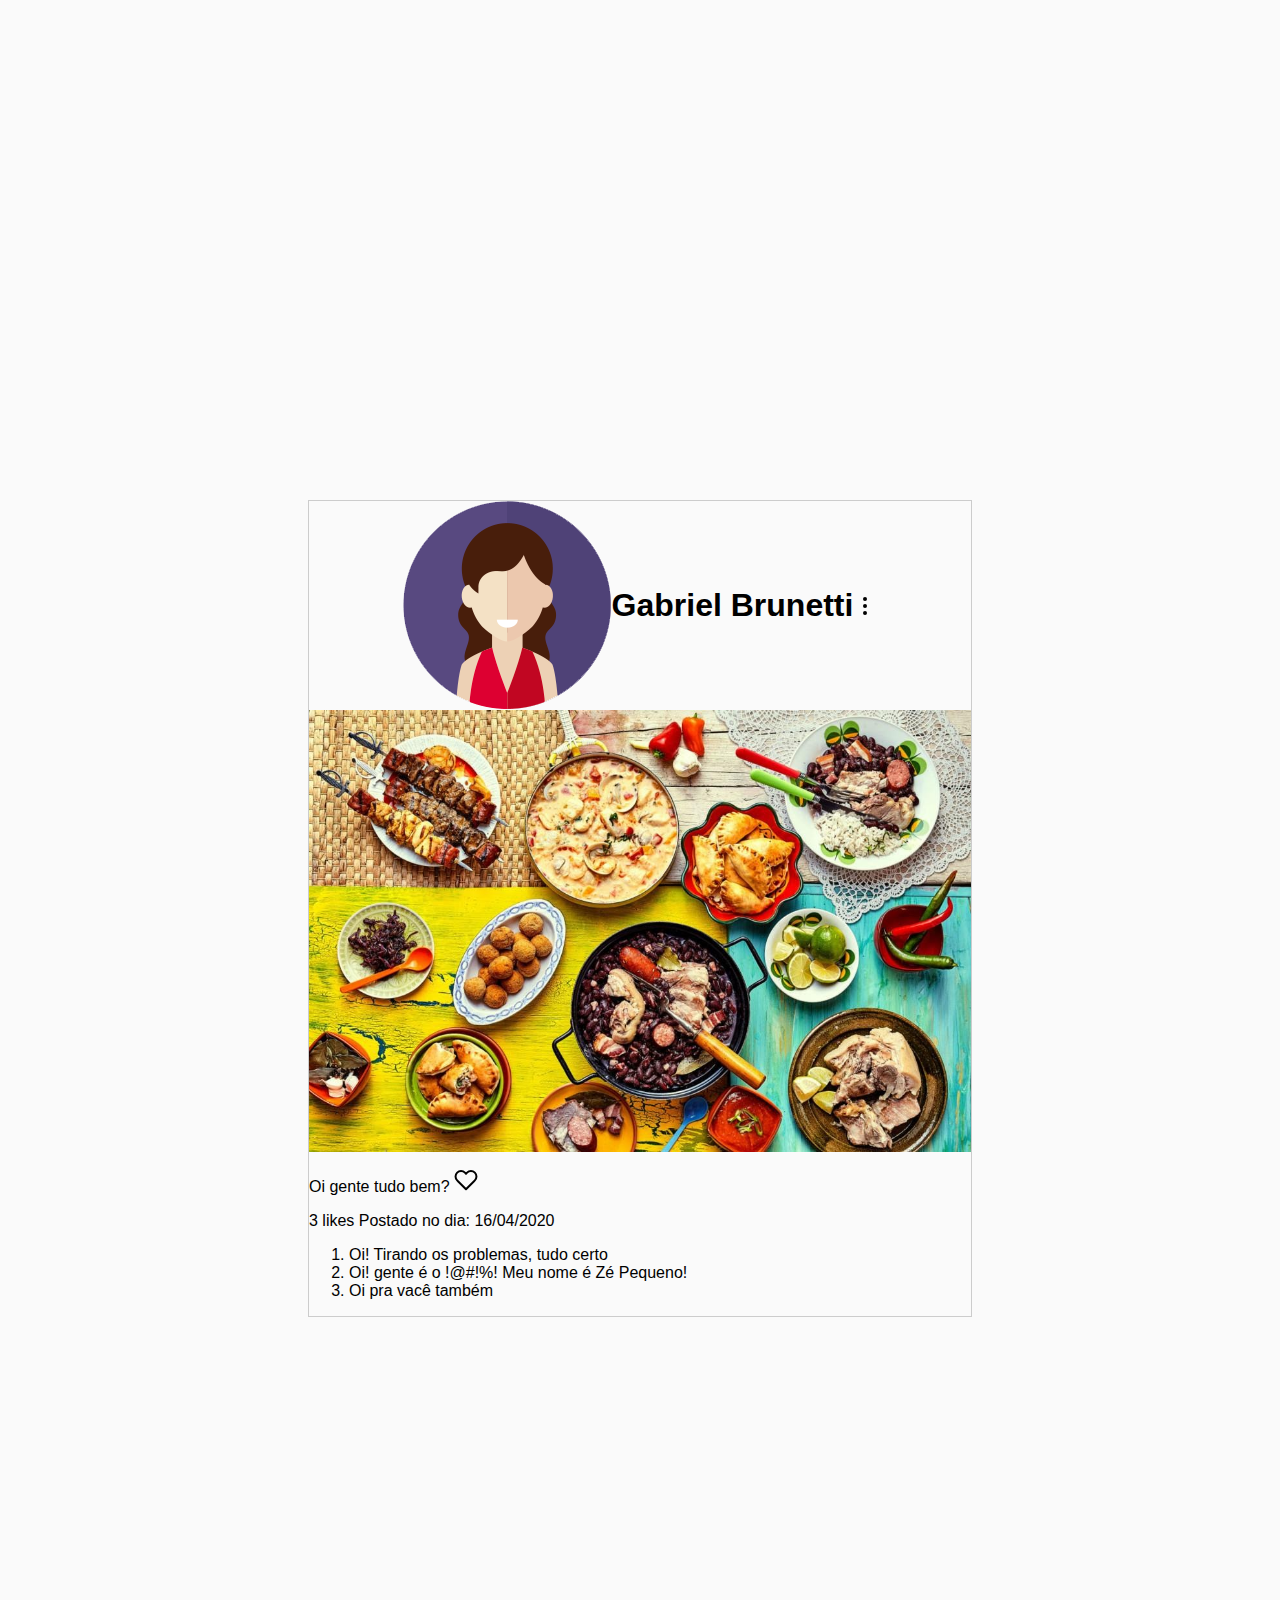
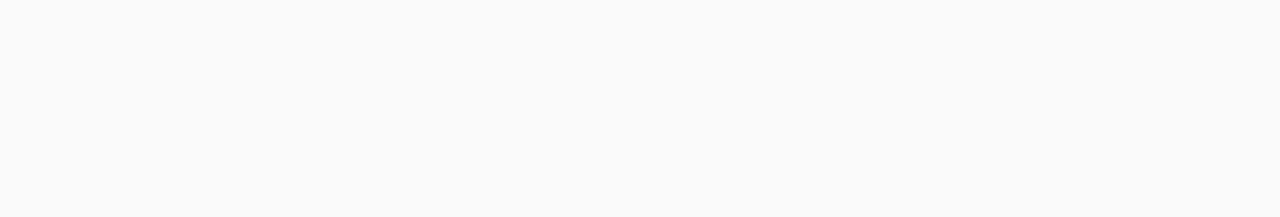
<file: index.html>
<!DOCTYPE html>
<html lang="pt-br">

<head>
    <meta charset="UTF-8">
    <meta http-equiv="X-UA-Compatible" content="IE=edge">
    <meta name="viewport" content="width=helou, initial-scale=1.0">
    <link rel="stylesheet" href="./css/style.css">
    <title>Login</title>
</head>

<body>
    <div class="continer">
        <div class="logado">
            <img src="./img/img/avatar-example.png" alt="Imagem-usuario" class="logo-usuario">
            <h1>Gabriel Brunetti</h1>
            <img src="./img/img/icons/more-vertical.svg" alt="3-ponto">
        </div>
        <div class="foto-post">
            <img src="./img/img/publication_example.jpg" alt="Imagem-post" id="foto-post">
        </div>
        <div class="comentario-post">
            <p>Oi gente tudo bem? <a id="like"><img src="./img/img/icons/heart.svg" alt="Coração"></a></p><p>3 likes Postado no dia: 16/04/2020</p>
        </div>
        <article class="comentario">
            <ol>
                <li>Oi! Tirando os problemas, tudo certo</li>
                <li>Oi! gente é o !@#!%! Meu nome é Zé Pequeno!</li>
                <li>Oi pra vacê também</li>
            </ol>
        </article>
     <div class="comentarios">

     </div>
    </div>
</body>

</html>
</file>
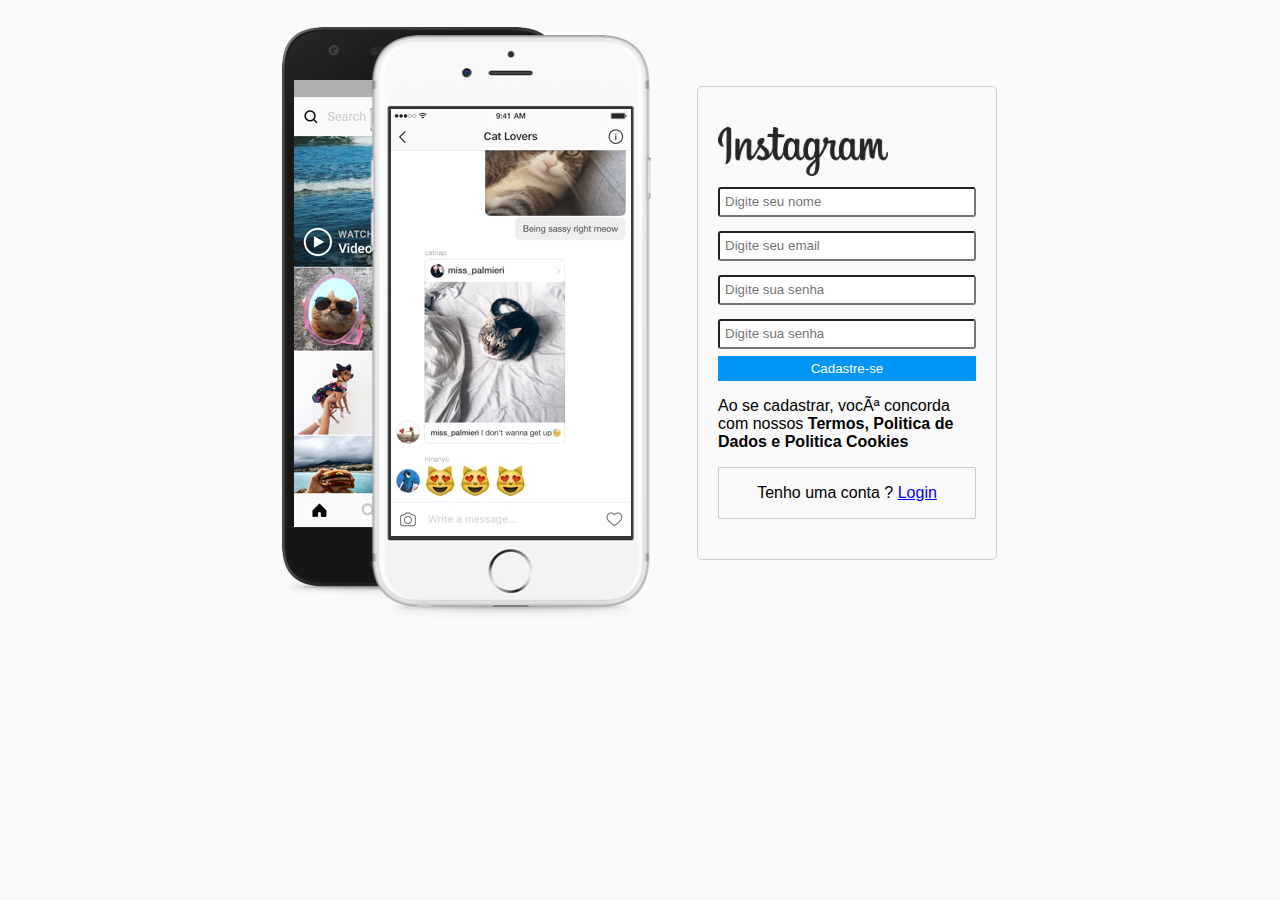
<file: cadastro.html>
<!DOCTYPE html>
<html lang="pt-br>
<head>
    <meta charset="UTF-8">
    <meta http-equiv="X-UA-Compatible" content="IE=edge">
    <meta name="viewport" content="width=device-width, initial-scale=1.0">
    <link rel="stylesheet" href="./css/style.css">
    <title>Cadastro</title>
</head>
<body>
    <main>
        <div class="banner">
            <img src="./img/img/banner-login.png" alt="Banner-logo" >
        </div>
        <div class="login">
            <img src="/img/img/logo.png" alt="logo" class="logo" >
            <form action="">
                <input type="nome" name="nome" id="nome" placeholder="Digite seu nome" required>
                <input type="email" name="email" id="email" placeholder="Digite seu email" required>
                <input type="password" name="password" id="password" placeholder="Digite sua senha" required>
                <input type="password" name="password" id="password" placeholder="Digite sua senha" required>
                <button type="submit">Cadastre-se</button>
                <p>Ao se cadastrar, você concorda com nossos <a class="termos" href="#">Termos, Politica de Dados e Politica Cookies</a></p>
            </form>
            <div class="cta-cadastro-2">
                <p>Tenho uma conta ? <a href="cadastro.html">Login</a></p>
            </div>
        </div>
    </main>
    
</body>
</html>
</file>
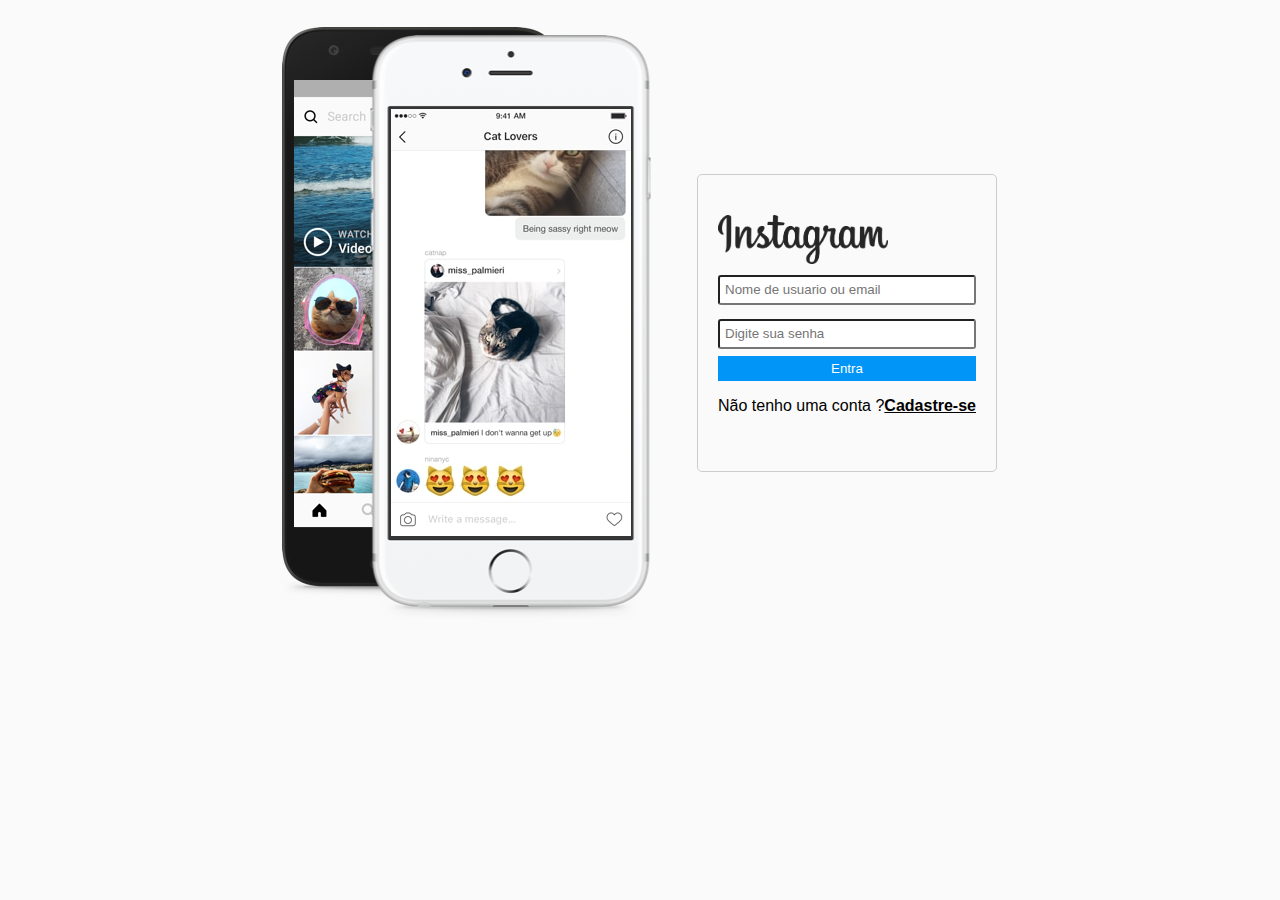
<file: login.html>
<!DOCTYPE html>
<html lang="pt-br">
<head>
    <meta charset="UTF-8">
    <meta http-equiv="X-UA-Compatible" content="IE=edge">
    <meta name="viewport" content="width=device-width, initial-scale=1.0">
    <link rel="stylesheet" href="./css/style.css">
    
    <title>Login</title>
</head>
<body>
    <main>

        <div class="banner">
            <img src="./img/img/banner-login.png" alt="Banner-logo" >
        </div>
        <div class="login">
            <img src="/img/img/logo.png" alt="logo" class="logo" >
            <form action="">
                <input type="email" name="email" id="email" placeholder="Nome de usuario ou email" required>
                <input type="password" name="password" id="password" placeholder="Digite sua senha" required>
                <button type="submit">Entra</button>
            </form>
            <div class="cta-cadastro">
                <p>Não tenho uma conta ?<a href="cadastro.html">Cadastre-se</a></p>
            </div>
        </div>
    </main>
</body>
</html>
</file>
<file: css/style.css>
*{
    box-sizing: border-box;
}


body{
    font-family: Arial, sans-serif;
    background-color: #fafafa;
}

main {
    display: flex;
    justify-content: center;
    /*alinhamento na horizontal*/
    align-items: center; 
    /*alinhamento na vertical*/
    padding: 10px 0;
    /*30px para cima e para baixo, 0px para laterai*/
    
}
.logo {
    width: 170px;
}

.login {
    width: 300px;
    border: 1px solid #ccc;
    padding: 40px 20px;
    margin: 30px;
    border-radius: 5px;
}

.login form input {
    width: 100%;
    height: 30px;
    margin: 7px 0;
    padding: 5px;
    border: 1p solid #ccc;
    border-radius: 3px;
}

.login form button {
    background-color: #0095f6;
    color: #fff;
    padding: 5px 10px;
    width: 100%;
    border: none;
}

.cta-cadastro p a {
    color: black;
    font-weight: bold;
}

/* tela de cadastro */
.cta-cadastro-2 {
    border: 1px solid #ccc;
    border-radius: 2px;
}
.termos {
    text-decoration: none;
    font-weight: bold; 
    color: black;
}

.cta-cadastro-2, .cta-cadastro {
    text-align: center;
}

/* tela principal */

.continer{
    margin: 500px 300px;
    border: 1px solid #ccc;
}
.logado, #foto-post {
    display: flex;
    justify-content: center;
    /*alinhamento na horizontal*/
    align-items: center; 
}

#foto-post {
width: 100%;
}
</file>
